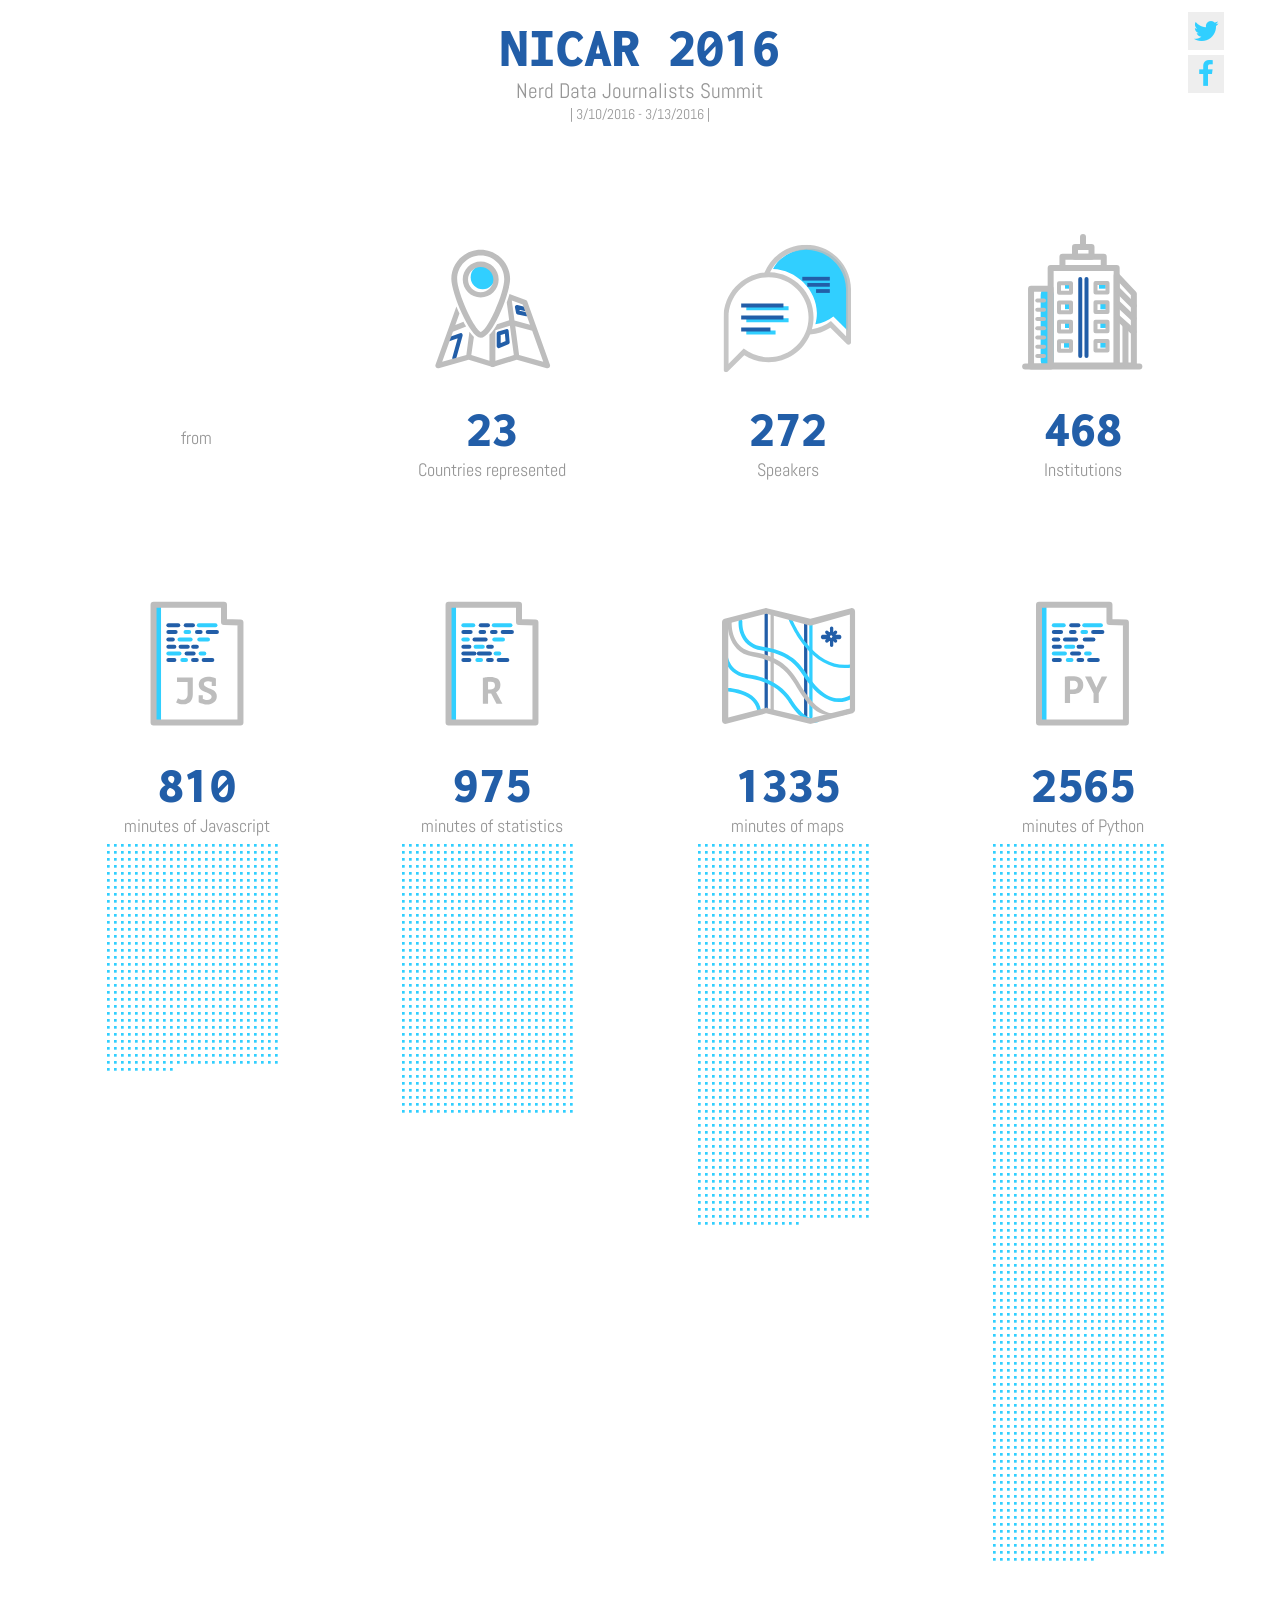
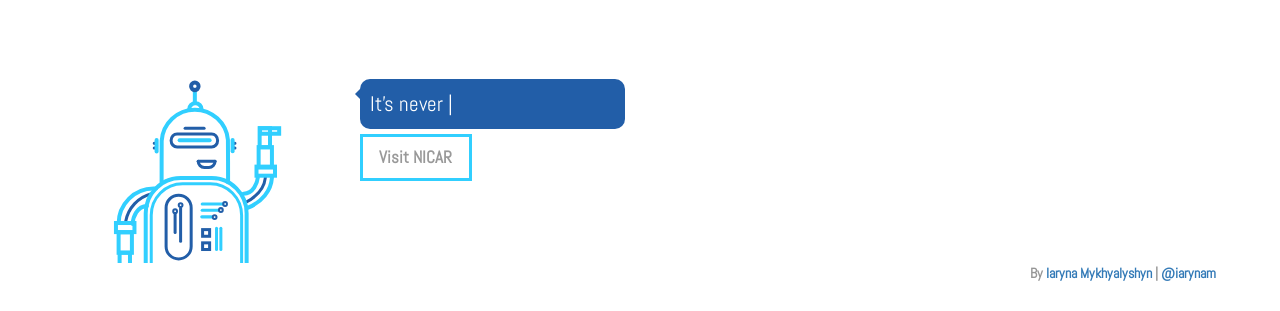
<file: index.html>
<!doctype html>

<html lang="en">
<head>
  <meta charset="utf-8">

  <meta charset="utf-8">
  <meta name="title" content="NICAR 2016">
  <meta http-equiv="X-UA-Compatible" content="IE=edge">
  <meta name="viewport" content="width=device-width, initial-scale=1">
  <meta name="description" content="Nerd Data Journalists Summit">
  <meta name="author" content="Iaryna Mykhyalyshyn">

  <meta name="keywords" content="NICAR data journalism">

  <!-- OpenGraph Meta Tags -->
  <meta property="og:site_name" content="yarynam.github.io" />
  <meta property="og:type" content="website" />
  <meta property="og:title" content="NICAR 2016" />
  <meta property="og:image" content="https://github.com/yarynam/NICAR/blob/gh-pages/img/sm.png?raw=true" />
  <meta property="og:description" content="Nerd Data Journalists Summit" />
  <meta property="og:url" content="http://yarynam.github.io/" />

  <!-- Twitter Card Meta Tags -->
  <meta name="twitter:site" content="@IRE_NICAR" />
  <meta property="twitter:account_id" content="49572937" />
  <meta name="twitter:card" content="summary_large_image" />
  <meta name="twitter:url" content="http://yarynam.github.io/" />
  <meta name="twitter:title" content="NICAR 2016" />
  <meta name="twitter:description" content="NICAR 2016 facts" />
  <meta name="twitter:image:src" content="https://github.com/yarynam/NICAR/blob/gh-pages/img/sm.png?raw=true" />
  <meta name="twitter:image:width" content="1505" />
  <meta name="twitter:image:height" content="819" />

  <link href='https://fonts.googleapis.com/css?family=Inconsolata' rel='stylesheet' type='text/css'>
  <link href='https://fonts.googleapis.com/css?family=Abel' rel='stylesheet' type='text/css'>

  <link rel="stylesheet" href="css/bootstrap.min.css">
  <link rel="stylesheet" href="https://maxcdn.bootstrapcdn.com/font-awesome/4.5.0/css/font-awesome.min.css">
  <link rel="stylesheet" href="css/style.css">
</head>







<body>
  <section id="header" class="container-fluid">
    <div class="row">
    <div class="col-lg-10 col-lg-offset-1 col-md-10 col-mg-offset-1 col-sm-10 col-sm-offset-1 col-xs-8 col-xs-offset-2">
      <h1 id="main-title"> NICAR 2016  </h1>
      <h3 class="center"> Nerd Data Journalists Summit</h3>
      <h4 class="center">|  3/10/2016 - 3/13/2016 |</h4>
    </div>
    <div class="col-lg-1 col-md-1 col-sm-1 col-xs-1">
      <div class="social-icons">
      <div class="twitter"> <a href="https://twitter.com/home?status=NICAR 2016 facts http://yarynam.github.io/NICAR/"target="_blank"><i class="fa fa-twitter fa-fw fa-2x"></i></a></div>
      <div class="facebook">  <a href="https://www.facebook.com/sharer/sharer.php?u=http://yarynam.github.io/NICAR/"target="_blank"><i class="fa fa-facebook fa-fw fa-2x"></i></a></div>
     </div>
    </div>
  </section>

  <section id="main">
    <div class="row first-facts">
      <div class="globe col-lg-3 col-md-3 col-sm-6 col-xs-12">
        <div id="globe" width="200" height="200"></div>
        <div id="participants" class="subtitle"></div>
        <div class="subtitle">from <span id="country"> </span></div>
      </div>
      <div class="fact col-lg-3 col-md-3 col-sm-6 col-xs-12">
        <img class="img-responsive" src="img/countries.svg"></img>
        <h2>23</h2>
        <div class="subtitle"> Countries represented</div>
      </div>
      <div class="fact col-lg-3 col-md-3 col-sm-6 col-xs-12">
        <img class="img-responsive" src="img/speaker.svg"></img>
        <h2>272</h2>
        <div class="subtitle"> Speakers </div>
      </div>
      <div class="fact col-lg-3 col-md-3 col-sm-6 col-xs-12">
          <img class="img-responsive" src="img/organization.svg"></img>
        <h2 class="title-year">468</h2>
        <div class="subtitle"> Institutions </div>
      </div>
  	</div>
  <div class="row ">
    <div class="col-lg-3 col-md-3 col-sm-6 col-xs-12">
      <img class="img-responsive" src="img/js.svg"></img>
      <h2>810</h2>
      <div class="subtitle"> minutes of Javascript </div>
      <div id="javascript" class="minutes"> </div>
    </div>
    <div class="col-lg-3 col-md-3 col-sm-6 col-xs-12">
      <img class="img-responsive" src="img/r.svg"></img>
      <h2>975</h2>
      <div class="subtitle"> minutes of statistics </div>
      <div id="statistics" class="minutes"> </div>
    </div>
    <div class="col-lg-3 col-md-3 col-sm-6 col-xs-12">
      <img class="img-responsive" src="img/map.svg"></img>
      <h2>1335</h2>
      <div class="subtitle"> minutes of maps </div>
      <div id="maps" class="minutes"> </div>
    </div>
    <div class="col-lg-3 col-md-3 col-sm-6 col-xs-12">
      <img class="img-responsive" src="img/py.svg"></img>
      <h2>2565</h2>
      <div class="subtitle"> minutes of Python </div>
      <div id="python" class="minutes"> </div>
    </div>
    <div class="col-lg-3 col-md-3 col-sm-6 col-xs-12">
      <img class="img-responsive" src="img/botik.svg"></img>
    </div>
    <div class="col-lg-3 col-md-3 col-sm-6 col-xs-12">
      <div class="jr-speechbubble">
        <span id="robospeech"> </span>
       </div>
       <a class="btn" href="http://www.ire.org/conferences/nicar2016/"> Visit NICAR</a>
    </div>
  </div>

    <span id="credits"> By <a href="http://yarynam.github.io/portfolio/"> Iaryna Mykhyalyshyn </a> | <a href="https://twitter.com/iarynam"> @iarynam </a> <span>

</section>



  <script src="http://code.jquery.com/jquery-1.12.0.min.js"></script>
  <script src="js/noframework.waypoints.min.js"></script>
  <script src="js/d3.min.js"></script>
  <script src="http://d3js.org/queue.v1.min.js"></script>
  <script src="http://d3js.org/topojson.v1.min.js"></script>
  <script src="js/globe.js"></script>
  <script src="js/nicarminutes.js"></script>
  <script src="js/typed.js"></script>

  <script>

  var waypoint = new Waypoint({
  element: document.getElementById('robospeech'),
  handler: function(direction) {
    console.log('Scrolled to waypoint!')
  $(function(){
       $("#robospeech").typed({
         strings: ["It's never too much coding, right?"],
         typeSpeed: 10
       });
   });
 },
  offset: "90%"
})


  </script>
</body>
</html>
</file>
<file: css/style.css>
body {
  font-family:'Abel', sans-serif ;
  color: #969696;
  background-color: #fff;
}


h1 {
  font-size: 4em;
  font-family: 'Inconsolata', sans-serif ;
  font-weight: 900;
  margin: 10px 0px 0px 0px;
  text-align: center;
  color: #225ea8;
  /*text-decoration: underline;*/
}

h2 {
  font-size: 52px;
  font-family: 'Inconsolata', sans-serif ;
  font-weight: 900;
  margin: 5px 0px 0px 0px;
  text-align: center;
  color: #225ea8;
  /*text-decoration: underline;*/
}

h3 {
  font-size: 1.5em;
  margin: 0px;
}

h4 {
  font-size: 1em;
  margin: 5px;
  /*color: #439fd8;*/

}

.social-icons {
  position: fixed;
}

.fa-twitter,
.fa-facebook {
  background-color: #eee;
  padding: 5px;
  margin-top: 5px;
  color: #31cfff;
  cursor: pointer;
}

.fa-facebook:hover,
.fa-twitter:hover {
  color: #225ea8;
}

.center {
  text-align: center;
}

#country {
  color:#31cfff;
}

img {
  margin:auto;
}

#main-title {
  font-size: 7em;
}

#header {
  margin-top: 1em;
  margin-bottom: 7em;
}

#main {
  padding-left: 12%;
  padding-right: 12%;
}

.minutes {
  margin:auto;
}

.subtitle {
  font-size: 1.3em;
  text-align: center;
}

.fact {
  border-left: 1px solid #ddd;
  margin-bottom: 12em;
}

a:link {
    text-decoration: none;
}

.btn {
  outline: none;
  box-shadow: none;
  background: #fff;
  border: 3px solid #31cfff;
  padding: 0.5em 1em;
  margin-bottom: 2em;
  margin-top: 1em;
  border-radius: 0px;
  font-size: 1.2em;
  font-weight: bold;
  color: #999;
}

.btn:hover {
  border: 4px solid #225ea8;
  color: #31cfff;
}

#credits {
  float:right;
  font-weight: bold;
  margin-bottom: 2em;
}

/*D3.js*/

canvas,
svg {
    display: block;
    margin: auto;
}




  .jr-speechbubble {
    background:#225ea8;
    border-radius:1rem;
    max-width:350px;
    margin:0 0 0.5rem;
    padding:1rem;
    position:relative;
  }

  .jr-speechbubble:before {
    border:0.5rem solid #225ea8;
    border-color:transparent #225ea8 transparent transparent;
    content:"";
    left:-1rem;
    position:absolute;
  }

  .jr-speechbubble-right {
    background:#225ea8;
  }

  .jr-speechbubble-right:before {
    content:none;
  }

  .jr-speechbubble-right:after {
    border:0.5rem solid #225ea8;
    border-color:transparent transparent transparent  #225ea8;
    content:"";
    right:-1rem;
    position:absolute;
  }
  .jr-speechbubble span {
    color:#fff;
    font-size: 1.5em;
  }


  .typed-cursor{
    opacity: 1;
    -webkit-animation: blink 0.7s infinite;
    -moz-animation: blink 0.7s infinite;
    animation: blink 0.7s infinite;
}
@keyframes blink{
    0% { opacity:1; }
    50% { opacity:0; }
    100% { opacity:1; }
}
@-webkit-keyframes blink{
    0% { opacity:1; }
    50% { opacity:0; }
    100% { opacity:1; }
}
@-moz-keyframes blink{
    0% { opacity:1; }
    50% { opacity:0; }
    100% { opacity:1; }
}



 @media only screen and (min-width : 320px) {
  #main { padding-left: 5%;   padding-right: 5%; }
  #header{ margin-top: 0.5em;}
  #main-title {font-size: 4em;}
  .fact {border-left: none; margin-bottom: 7em;}
  .globe {margin-bottom: 7em;}
  .btn {position: block; margin: auto;}
  }

  @media only screen and (min-width : 480px) {
    #main { padding-left: 5%;   padding-right: 5%; }
    #header{ margin-top: 0.5em;}
    #main-title {font-size: 4em;}
    .fact {border-left: none; margin-bottom: 7em;}
    .globe {margin-bottom: 7em;}
    .btn {position: block; margin: auto;}
   }
</file>
